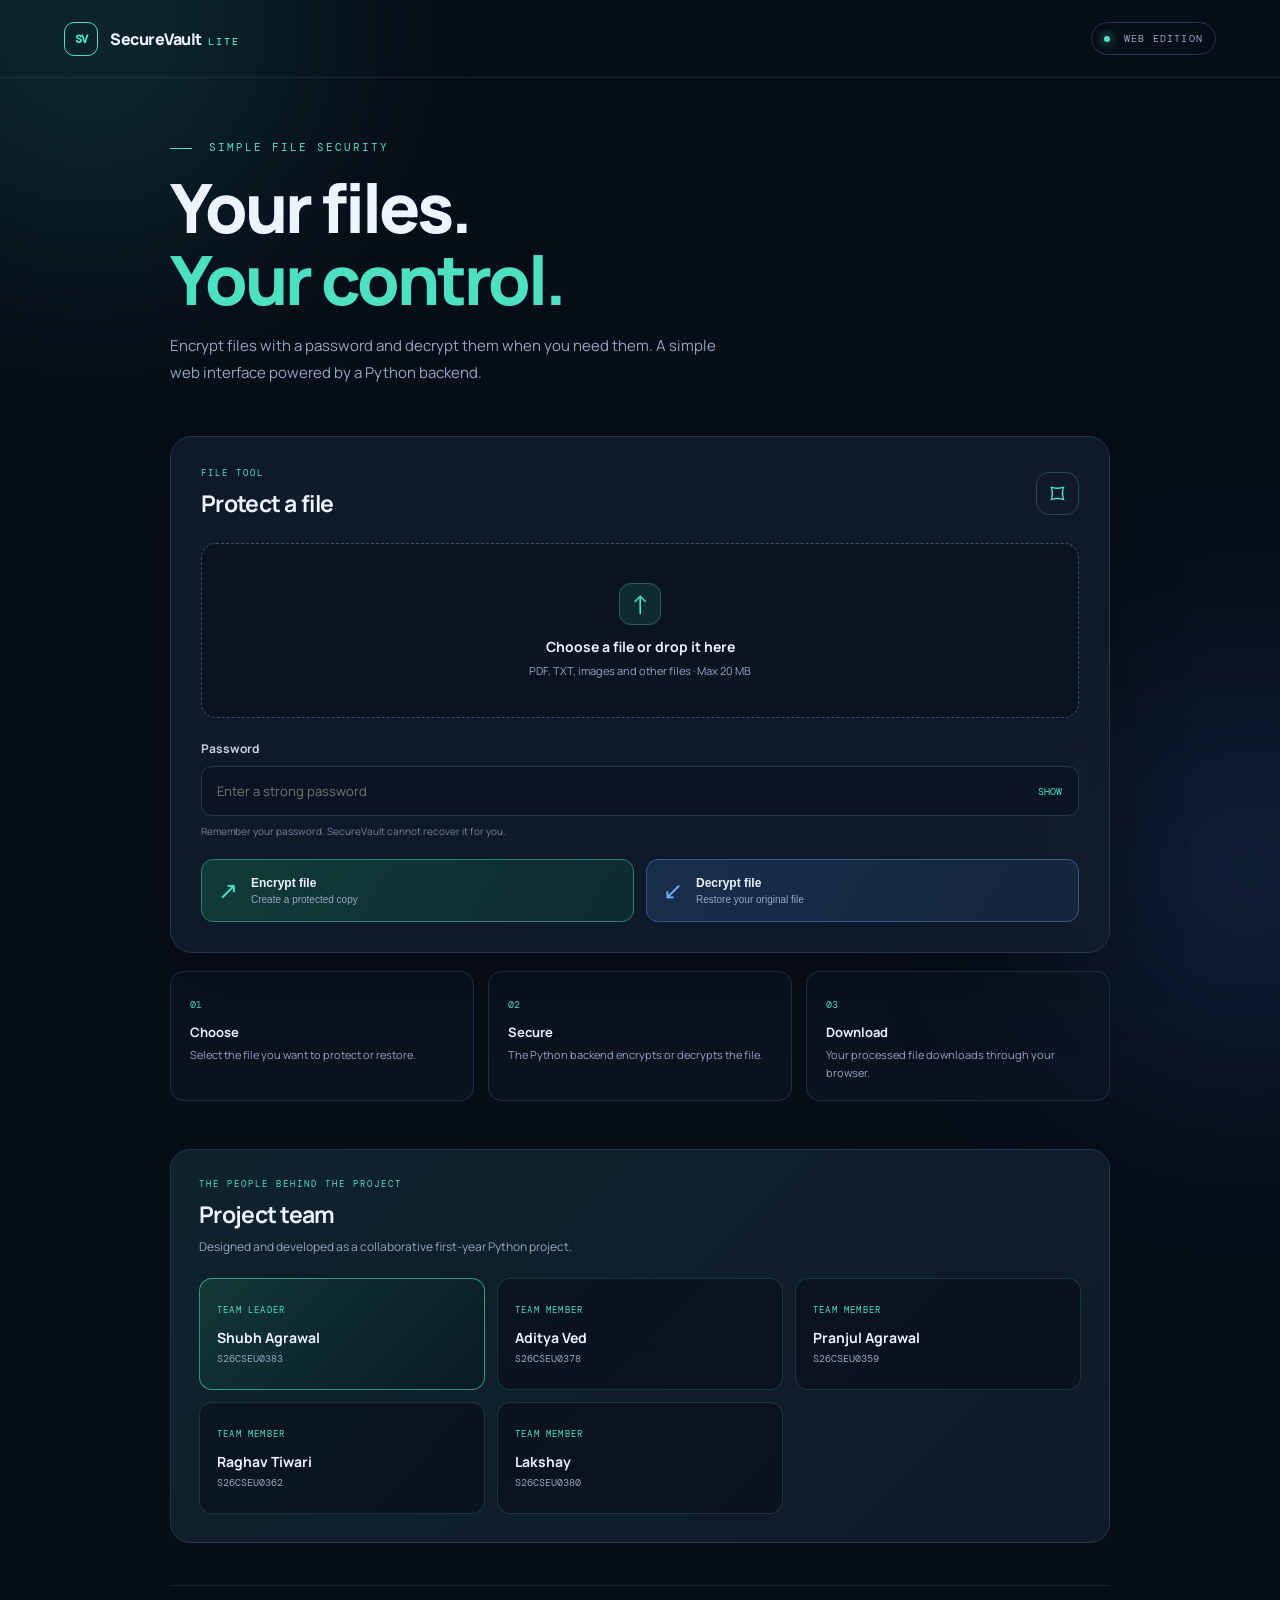
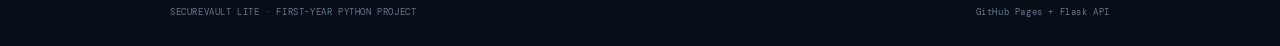
<file: docs/index.html>
<!DOCTYPE html>
<html lang="en">
<head>
  <meta charset="UTF-8">
  <meta name="viewport" content="width=device-width, initial-scale=1.0">
  <meta name="description" content="SecureVault Lite - simple password-based file encryption and decryption.">
  <title>SecureVault Lite | File Protection</title>
  <link rel="stylesheet" href="style.css">
  <script src="config.js"></script>
  <script src="script.js" defer></script>
</head>
<body>
  <div class="ambient ambient-one"></div>
  <div class="ambient ambient-two"></div>
  <header class="topbar">
    <a class="brand" href="./"><span class="brand-mark">SV</span><span>SecureVault <small>LITE</small></span></a>
    <span class="local-badge"><span class="status-dot"></span> WEB EDITION</span>
  </header>

  <main class="container">
    <section class="intro">
      <div class="eyebrow"><span></span> SIMPLE FILE SECURITY</div>
      <h1>Your files.<br><span>Your control.</span></h1>
      <p class="subtitle">Encrypt files with a password and decrypt them when you need them. A simple web interface powered by a Python backend.</p>
    </section>

    <section class="workspace">
      <div class="panel-heading">
        <div><p class="section-label">FILE TOOL</p><h2>Protect a file</h2></div>
        <div class="lock-icon">⌑</div>
      </div>

      <div class="alert" id="message" role="status" aria-live="polite" hidden></div>

      <form id="vaultForm">
        <label class="upload-zone" for="fileInput" id="dropZone">
          <div class="upload-icon">↑</div>
          <strong id="fileLabel">Choose a file or drop it here</strong>
          <span id="fileHint">PDF, TXT, images and other files · Max 20 MB</span>
          <input type="file" id="fileInput" required>
        </label>

        <label class="field-label" for="password">Password</label>
        <div class="password-wrap">
          <input type="password" id="password" placeholder="Enter a strong password" required>
          <button type="button" id="togglePassword">SHOW</button>
        </div>
        <p class="password-note">Remember your password. SecureVault cannot recover it for you.</p>

        <div class="action-grid">
          <button class="action-btn encrypt" type="submit" data-action="encrypt">
            <span class="button-symbol">↗</span>
            <span><strong>Encrypt file</strong><small>Create a protected copy</small></span>
          </button>
          <button class="action-btn decrypt" type="submit" data-action="decrypt">
            <span class="button-symbol">↙</span>
            <span><strong>Decrypt file</strong><small>Restore your original file</small></span>
          </button>
        </div>
        <div class="working" id="workingMessage" hidden>Processing file securely…</div>
      </form>
    </section>

    <section class="info-row">
      <article class="info-card"><span class="mini-icon">01</span><h3>Choose</h3><p>Select the file you want to protect or restore.</p></article>
      <article class="info-card"><span class="mini-icon">02</span><h3>Secure</h3><p>The Python backend encrypts or decrypts the file.</p></article>
      <article class="info-card"><span class="mini-icon">03</span><h3>Download</h3><p>Your processed file downloads through your browser.</p></article>
    </section>


    <section class="team-credit" aria-labelledby="team-heading">
      <div class="team-heading">
        <p class="section-label">THE PEOPLE BEHIND THE PROJECT</p>
        <h2 id="team-heading">Project team</h2>
        <p class="team-subtitle">Designed and developed as a collaborative first-year Python project.</p>
      </div>
      <div class="team-grid">
        <article class="team-member team-leader">
          <span class="team-role">TEAM LEADER</span>
          <h3>Shubh Agrawal</h3>
          <p>S26CSEU0383</p>
        </article>
        <article class="team-member">
          <span class="team-role">TEAM MEMBER</span>
          <h3>Aditya Ved</h3>
          <p>S26CSEU0378</p>
        </article>
        <article class="team-member">
          <span class="team-role">TEAM MEMBER</span>
          <h3>Pranjul Agrawal</h3>
          <p>S26CSEU0359</p>
        </article>
        <article class="team-member">
          <span class="team-role">TEAM MEMBER</span>
          <h3>Raghav Tiwari</h3>
          <p>S26CSEU0362</p>
        </article>
        <article class="team-member">
          <span class="team-role">TEAM MEMBER</span>
          <h3>Lakshay</h3>
          <p>S26CSEU0380</p>
        </article>
      </div>
    </section>

    <footer>
      <span>SECUREVAULT LITE · FIRST-YEAR PYTHON PROJECT</span>
      <span>GitHub Pages + Flask API</span>
    </footer>
  </main>
</body>
</html>
</file>
<file: docs/style.css>
@import url('https://fonts.googleapis.com/css2?family=DM+Mono:wght@400;500&family=Manrope:wght@400;500;600;700;800&display=swap');
:root{--bg:#080e18;--panel:rgba(16,27,44,.9);--line:#25364e;--text:#edf4ff;--muted:#93a7c1;--teal:#4de0c1;--blue:#73a9ff}
*{box-sizing:border-box}body{margin:0;min-height:100vh;color:var(--text);background:var(--bg);font-family:Manrope,system-ui,sans-serif;overflow-x:hidden}
.ambient{position:fixed;width:420px;height:420px;border-radius:50%;filter:blur(110px);opacity:.13;pointer-events:none}.ambient-one{background:#21d7bc;top:-180px;left:-120px}.ambient-two{background:#3b82f6;right:-180px;bottom:-180px}
.topbar{height:78px;display:flex;align-items:center;justify-content:space-between;padding:0 max(5vw,24px);border-bottom:1px solid rgba(147,167,193,.13);position:relative}
.brand{display:flex;gap:12px;align-items:center;color:var(--text);text-decoration:none;font-weight:800;letter-spacing:-.5px}.brand small{color:var(--teal);font:500 10px 'DM Mono',monospace;letter-spacing:2px;margin-left:4px}
.brand-mark{width:34px;height:34px;border:1px solid var(--teal);color:var(--teal);display:grid;place-items:center;border-radius:10px;font:700 12px 'DM Mono',monospace}
.local-badge{color:var(--muted);font:10px 'DM Mono',monospace;letter-spacing:1.2px;border:1px solid var(--line);padding:9px 12px;border-radius:30px}.status-dot{display:inline-block;width:6px;height:6px;background:var(--teal);border-radius:50%;margin-right:7px;box-shadow:0 0 10px var(--teal)}
.container{width:min(940px,90%);margin:0 auto;position:relative}.intro{padding:62px 0 35px;max-width:670px}.eyebrow,.section-label{color:var(--teal);font:11px 'DM Mono',monospace;letter-spacing:2px}.eyebrow span{display:inline-block;width:22px;height:1px;background:var(--teal);vertical-align:middle;margin-right:8px}
h1{font-size:clamp(42px,6vw,68px);line-height:1.06;letter-spacing:-3px;margin:17px 0;font-weight:800}h1 span{color:var(--teal)}.subtitle{color:var(--muted);font-size:15px;line-height:1.8;max-width:550px}
.workspace{background:var(--panel);border:1px solid var(--line);border-radius:22px;padding:30px;box-shadow:0 25px 80px rgba(0,0,0,.2);backdrop-filter:blur(12px)}
.panel-heading{display:flex;justify-content:space-between;align-items:center;margin-bottom:24px}.section-label{font-size:9px;margin:0 0 8px}h2{margin:0;font-size:23px;letter-spacing:-.7px}.lock-icon{width:43px;height:43px;border:1px solid #2b4a5a;color:var(--teal);border-radius:13px;display:grid;place-items:center;font-size:28px}
.upload-zone{border:1px dashed #38516c;background:rgba(8,14,24,.45);border-radius:15px;min-height:175px;display:flex;flex-direction:column;align-items:center;justify-content:center;cursor:pointer;transition:.2s;text-align:center;padding:20px}
.upload-zone:hover,.upload-zone.dragging{border-color:var(--teal);background:rgba(77,224,193,.06)}.upload-icon{color:var(--teal);border:1px solid #2a5d5a;background:#102b30;border-radius:12px;width:42px;height:42px;display:grid;place-items:center;font-size:26px;margin-bottom:12px}
.upload-zone strong{font-size:14px}.upload-zone span{color:var(--muted);font-size:11px;margin-top:7px}#fileInput{display:none}
.field-label{display:block;margin:22px 0 9px;color:#c6d5e9;font-size:12px;font-weight:700}.password-wrap{display:flex;border:1px solid var(--line);border-radius:11px;background:#0b1422;overflow:hidden}
.password-wrap:focus-within{border-color:#4b9eaa}.password-wrap input{flex:1;min-width:0;background:transparent;border:0;outline:0;color:var(--text);padding:15px;font:13px Manrope,sans-serif}
.password-wrap button{border:0;background:transparent;color:var(--teal);padding:0 16px;cursor:pointer;font:10px 'DM Mono',monospace}
.password-note{font-size:10px;color:#7187a3;margin:8px 0 21px}.action-grid{display:grid;grid-template-columns:1fr 1fr;gap:12px}
.action-btn{display:flex;align-items:center;text-align:left;gap:13px;padding:16px;border-radius:12px;cursor:pointer;transition:.2s}.action-btn:hover{transform:translateY(-2px);filter:brightness(1.1)}.action-btn:disabled{opacity:.55;cursor:wait}
.encrypt{border:1px solid #287e70;background:linear-gradient(120deg,#103b38,#102b32);color:var(--text)}.decrypt{border:1px solid #315b91;background:linear-gradient(120deg,#172e4b,#15263c);color:var(--text)}
.button-symbol{font-size:24px;color:var(--teal)}.decrypt .button-symbol{color:var(--blue)}.action-btn strong,.action-btn small{display:block}.action-btn strong{font-size:12px}.action-btn small{color:var(--muted);font-size:10px;margin-top:4px}
.working{color:var(--teal);font:11px 'DM Mono',monospace;margin-top:16px}.alert{padding:13px 15px;border-radius:10px;margin:0 0 18px;font-size:12px}.error{color:#ffb4b4;border:1px solid #6d363d;background:#321b25}.success{color:#a7f3d0;border:1px solid #287e70;background:#103b38}
.info-row{display:grid;grid-template-columns:repeat(3,1fr);gap:14px;margin:18px 0 48px}.info-card{padding:19px;border:1px solid rgba(37,54,78,.8);border-radius:14px;background:rgba(14,23,37,.55)}
.mini-icon{color:var(--teal);font:10px 'DM Mono',monospace}.info-card h3{font-size:13px;margin:10px 0 5px}.info-card p{font-size:11px;line-height:1.6;color:var(--muted);margin:0}
footer{border-top:1px solid rgba(147,167,193,.13);padding:20px 0 28px;display:flex;justify-content:space-between;gap:15px;color:#657991;font:9px 'DM Mono',monospace;letter-spacing:.6px}
@media(max-width:650px){.intro{padding-top:42px}h1{letter-spacing:-2px}.workspace{padding:20px}.action-grid,.info-row{grid-template-columns:1fr}footer{flex-direction:column}}

.team-credit{margin:8px 0 42px;padding:28px;border:1px solid var(--line);border-radius:20px;background:linear-gradient(135deg,rgba(16,39,49,.82),rgba(16,27,44,.9))}
.team-heading{margin-bottom:20px}
.team-heading h2{font-size:23px;margin:0 0 7px}
.team-subtitle{color:var(--muted);font-size:12px;margin:0;line-height:1.7}
.team-grid{display:grid;grid-template-columns:repeat(3,minmax(0,1fr));gap:12px}
.team-member{position:relative;min-height:112px;padding:17px;border:1px solid rgba(77,224,193,.17);border-radius:13px;background:rgba(8,14,24,.55)}
.team-member.team-leader{border-color:rgba(77,224,193,.6);background:linear-gradient(135deg,rgba(20,65,59,.75),rgba(8,25,34,.75))}
.team-role{display:inline-block;color:var(--teal);font:9px 'DM Mono',monospace;letter-spacing:1.2px;margin-bottom:12px}
.team-member h3{font-size:14px;margin:0 0 5px;color:var(--text)}
.team-member p{font:10px 'DM Mono',monospace;color:var(--muted);margin:0}
@media(max-width:650px){.team-credit{padding:20px}.team-grid{grid-template-columns:1fr 1fr}}
@media(max-width:420px){.team-grid{grid-template-columns:1fr}}
</file>
